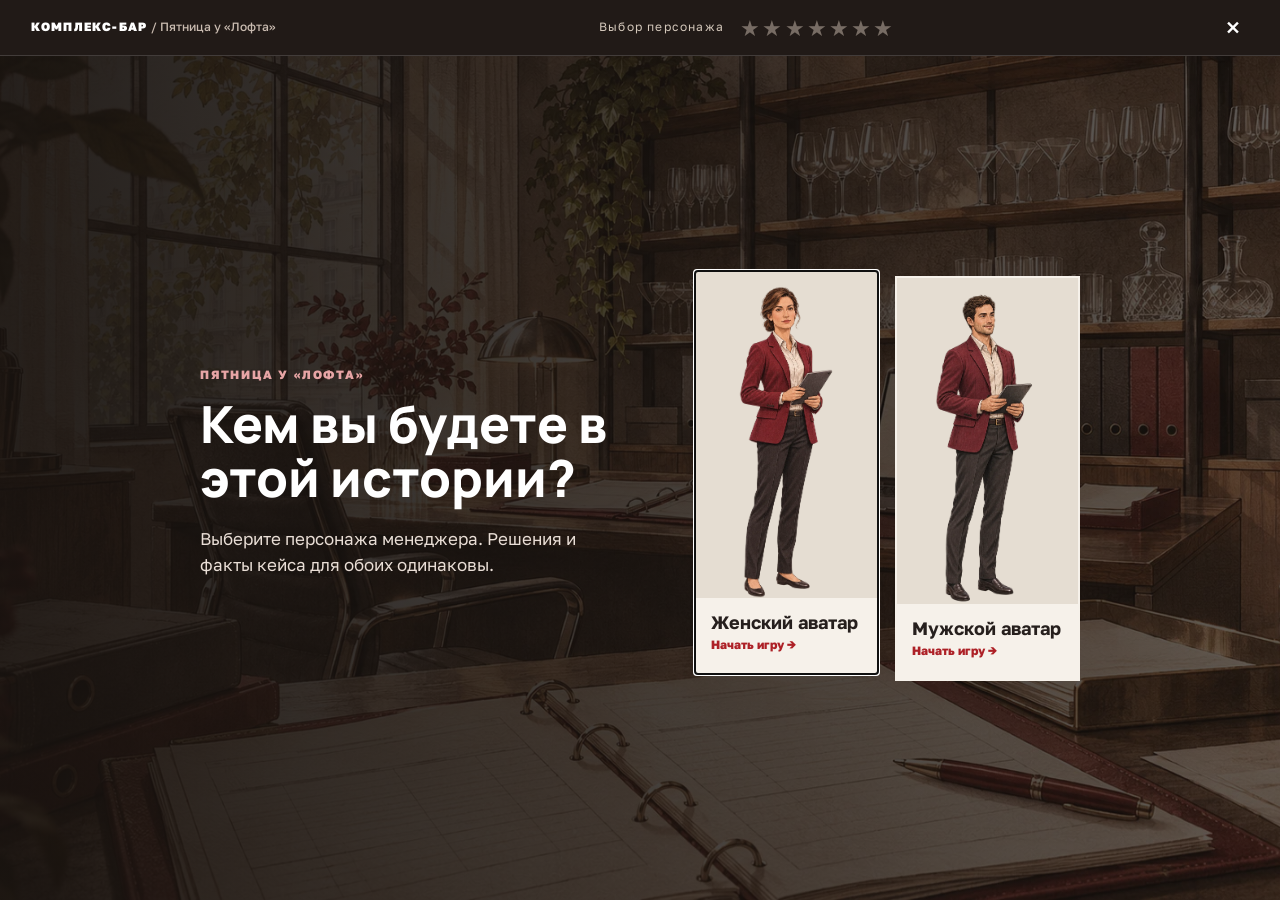
<file: index.html>
<!doctype html><html lang="ru"><head><meta charset="utf-8"><meta name="viewport" content="width=device-width, initial-scale=1"><meta name="color-scheme" content="light"><title>Пятница у «Лофта» — интерактивная история</title><style>@import url('https://fonts.googleapis.com/css2?family=Golos+Text:wght@400;500;600;700&family=Manrope:wght@500;600;700;800&display=swap');:root{--serif:'Manrope',Arial,sans-serif;--sans:'Golos Text',Arial,sans-serif}*{box-sizing:border-box}body{margin:0;background:#211a17;color:#fff;font-family:Arial,sans-serif}.launch{min-height:100svh;display:grid;place-items:center;text-align:center;padding:24px;background:linear-gradient(#1b1311ad,#1b1311d9),url('assets/novel-bar.webp') center/cover}.launch h1{font-size:clamp(30px,5vw,60px);margin:0 0 12px}.launch p{max-width:520px;line-height:1.5}.launch button{background:#bd2026;color:white;border:0;padding:14px 24px;font:700 17px Arial,sans-serif;cursor:pointer}.launch button:hover{background:#9c1820}</style><link rel="stylesheet" href="novel.css"></head><body><main class="launch"><div><h1>Пятница у «Лофта»</h1><p>Клиент ждёт бокалы к открытию и выбирает сироп для сезонной карты. Проверьте факты, посчитайте стоимость и договоритесь о следующем шаге.</p><button type="button" data-vn-open>Начать историю →</button></div></main><div class="vn-overlay" data-vn-overlay hidden role="dialog" aria-modal="true" aria-label="Интерактивная история Пятница у Лофта">
  <header class="vn-topbar"><div class="vn-brand">КОМПЛЕКС-БАР <span> / Пятница у «Лофта»</span></div><div class="vn-top-progress"><span data-vn-step-label></span><span class="vn-stars" aria-label="Звёзды за решения"><i>★</i><i>★</i><i>★</i><i>★</i><i>★</i><i>★</i><i>★</i></span></div><button type="button" class="vn-close" data-vn-close aria-label="Закрыть историю">×</button></header>
  <div class="vn-setup" data-vn-setup hidden>
    <div class="vn-setup-copy"><span>Пятница у «Лофта»</span><h2>Кем вы будете в этой истории?</h2><p>Выберите персонажа менеджера. Решения и факты кейса для обоих одинаковы.</p></div>
    <div class="vn-avatar-options"><button type="button" data-vn-avatar="female"><span class="vn-avatar-art female" aria-hidden="true"></span><strong>Женский аватар</strong><small>Начать игру →</small></button><button type="button" data-vn-avatar="male"><span class="vn-avatar-art male" aria-hidden="true"></span><strong>Мужской аватар</strong><small>Начать игру →</small></button></div>
  </div>
  <div class="vn-stage" data-vn-stage hidden>
    <div class="vn-stage-bg" data-vn-bg></div><div class="vn-stage-shade"></div>
    <div class="vn-scene-caption"><span data-vn-place></span><span data-vn-time></span></div>
    <div class="vn-actor vn-actor-kon" data-vn-kon role="img" aria-label="Константин, управляющий баром"></div>
    <div class="vn-actor vn-actor-manager" data-vn-manager role="img" aria-label="Менеджер поставщика"></div>
    <div class="vn-prop" data-vn-prop></div>
    <div class="vn-dialogue" data-vn-dialogue><div class="vn-dialogue-head"><span data-vn-speaker></span><span data-vn-scene-count></span></div><p data-vn-line></p><div class="vn-feedback" data-vn-feedback hidden></div><div class="vn-controls-row"><div class="vn-choices" data-vn-choices></div><button type="button" class="vn-continue" data-vn-continue>Дальше →</button></div></div>
  </div>
  <div class="vn-lightbox" data-vn-lightbox hidden><button type="button" class="vn-lightbox-close" data-vn-lightbox-close aria-label="Закрыть фотографию">×</button><img src="assets/novel-broken-glasses.webp" alt="Открытая коробка с бокалами: несколько разбиты и треснули"><p>Фото от Константина · 6 из 24 бокалов повреждены</p></div>
</div>
<script src="novel.js?v=20261111-126"></script><script>document.querySelector('[data-vn-open]').click();</script></body></html>
</file>
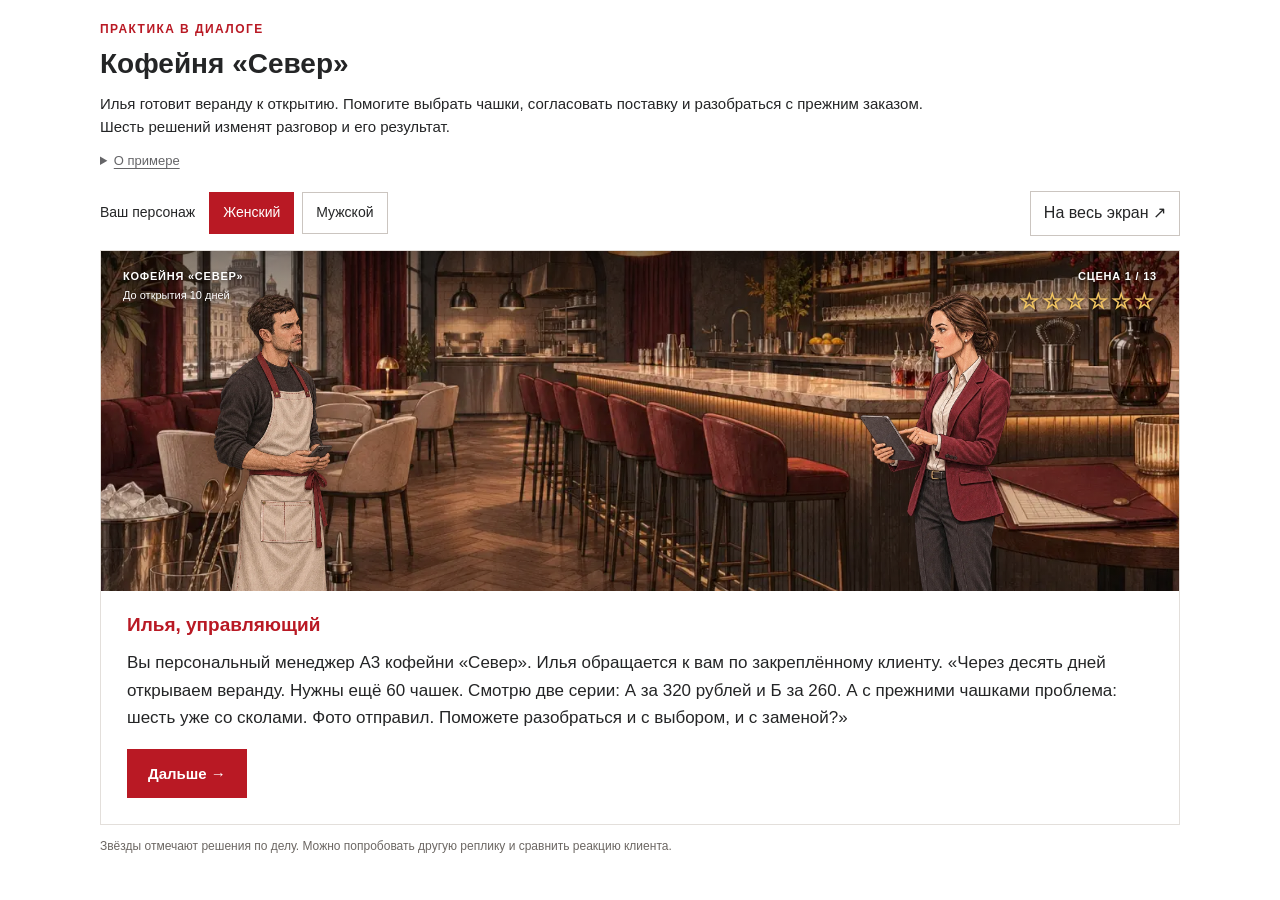
<file: sever/index.html>
<!doctype html>
<html lang="ru"><head><meta charset="utf-8"><meta name="viewport" content="width=device-width, initial-scale=1">
<meta name="theme-color" content="#b91924"><title>Кофейня «Север» — практика в диалоге</title><style>/* Scoped visual-novel layout, shared by the longread and standalone Embed. */
.game{--vn-red:#b91924;--vn-ink:#242526;--vn-line:#e3dfdb;color:var(--vn-ink);background:#fff;padding:0;margin:56px 0;font-family:Arial,Helvetica,sans-serif;line-height:1.55}
.game *{box-sizing:border-box}.game [hidden]{display:none!important}.game button,.game input{font:inherit}.game button{cursor:pointer;border-radius:0;transition:background .15s,border-color .15s}.game button:disabled{cursor:default}.game button:focus-visible,.game input:focus-visible,.game summary:focus-visible{outline:3px solid #1768b4;outline-offset:3px}.game-intro{padding:0 0 20px;max-width:860px}.game .kicker{font-size:12px;letter-spacing:.12em;font-weight:700;color:var(--vn-red);text-transform:uppercase}.game-intro h2{font-size:clamp(27px,4vw,40px);line-height:1.2;margin:8px 0 12px}.game-intro p{font-size:16px;margin:0 0 12px}.vn-disclaimer{font-size:13px;color:#656568}.vn-disclaimer summary{cursor:pointer;text-decoration:underline;text-underline-offset:3px}.vn-disclaimer p{font-size:13px;margin-top:8px}.vn-toolbar{display:flex;align-items:center;justify-content:space-between;gap:12px;flex-wrap:wrap;margin-bottom:14px}.game .avatar-pick{display:flex;align-items:center;gap:8px;margin:0;font-size:14px;flex-wrap:wrap}.game .avatar-pick span{margin-right:6px}.game .avatar-pick button,.vn-fullscreen{background:#fff;color:var(--vn-ink);border:1px solid #cbc5c0;padding:9px 13px;min-height:42px}.game .avatar-pick button[aria-pressed=true]{background:var(--vn-red);border-color:var(--vn-red);color:#fff}.vn-fullscreen{font-size:13px}
.game .vn{position:relative;min-height:0;padding:0;overflow:visible;background:#fff;border:1px solid var(--vn-line)}.game .vn-stage{position:relative;height:clamp(235px,33vw,390px);overflow:hidden;background:#342820}.game .vn-bg{position:absolute;inset:0;width:100%;height:100%;background:none!important;transform:none;filter:none;opacity:1}.vn-shade{position:absolute;inset:0;background:linear-gradient(180deg,#0007,transparent 36%,#0003)}.game .vn-top{position:absolute;inset:0 0 auto;display:flex;align-items:start;justify-content:space-between;gap:12px;padding:18px 22px;z-index:3;color:#fff;font-size:11px;font-weight:700;letter-spacing:.07em;text-shadow:0 1px 4px #0009;line-height:1.4}.vn-top small{display:block;font-size:11px;letter-spacing:0;font-weight:400;margin-top:4px}.vn-status{text-align:right;white-space:nowrap}.game .vn-stars{display:block;font-size:22px;line-height:1.25;letter-spacing:3px;color:#f1c462;margin-top:4px}.game .vn-actor{position:absolute;bottom:-15%;height:106%;width:auto;max-width:45%;object-fit:contain;object-position:bottom;z-index:2;transform:none;filter:drop-shadow(0 4px 10px #0003);pointer-events:none}.game .vn-client{left:3%}.game .vn-manager{right:3%;left:auto}.game .vn-manager.is-male{transform:scaleX(-1)}.game .vn-workspace{padding:22px 26px 26px;background:#fff}.game .vn-box{position:relative;inset:auto;padding:0;margin:0;border:0;background:#fff;box-shadow:none;max-width:none;width:auto;color:var(--vn-ink)}.game .vn-box h3{font-size:19px;line-height:1.3;color:var(--vn-red);margin:0 0 12px}.game #vnLine{font-size:17px;line-height:1.6;margin:0 0 18px}.game .vn-opts{display:grid;gap:10px}.game .vn-opts button{display:block;width:100%;background:#fff;text-align:left;padding:13px 16px;border:1px solid #c9c5c1;color:var(--vn-ink);font-size:15px;line-height:1.5}.game .vn-opts button:hover:not(:disabled){background:#faf6f6;border-color:var(--vn-red)}.game .vn-opts button.selected{border-color:var(--vn-red);box-shadow:inset 3px 0 var(--vn-red);background:#fbf5f5}.game .vn-opts button:disabled{opacity:.65}.game .vn-opts button.selected:disabled{opacity:1}.game .vn-result{background:#faf7f5;border-left:3px solid var(--vn-red);padding:16px 18px;margin:18px 0 0;font-size:15px;line-height:1.55}.game .vn-result strong,.game .vn-result span{display:block}.game .vn-result strong{font-weight:600;margin-bottom:10px}.game .vn-actions{display:flex;gap:10px;flex-wrap:wrap;margin-top:18px}.game .vn-next,.game .vn-primary{border:1px solid var(--vn-red);background:var(--vn-red);color:#fff;font-weight:700;padding:12px 20px;min-height:46px;font-size:15px}.game .vn-secondary{background:#fff;border:1px solid #bbb4af;color:var(--vn-ink);padding:12px 16px;font-size:14px}.game .vn-next:hover,.game .vn-primary:hover{background:#98131c}.game .vn-prop{position:relative;inset:auto;transform:none;width:auto;max-width:none;max-height:none;overflow:visible;background:#fff;border:1px solid var(--vn-line);padding:16px 18px;margin:0 0 22px;box-shadow:none;color:var(--vn-ink);font-size:14px}.game .vn-prop>strong{display:block;font-size:16px;margin-bottom:10px;color:var(--vn-red)}.game .vn-prop>div{display:flex;justify-content:space-between;gap:15px;border-bottom:1px solid #eee8e3;padding:7px 0;align-items:baseline}.vn-prop b{text-align:right}.game .vn-prop>small{display:block;color:#6c6763;line-height:1.5;margin-top:10px}.vn-calc-grid{display:grid;grid-template-columns:1fr 1fr;gap:12px;margin:16px 0}.vn-calc-grid fieldset{border:1px solid var(--vn-line);margin:0;padding:12px;min-width:0}.vn-calc-grid legend{font-weight:700;font-size:15px;padding:0 6px}.vn-calc-grid label{display:flex;align-items:center;justify-content:space-between;gap:10px;font-size:14px;margin:6px 0 10px}.vn-calc-grid input{width:100px;max-width:45%;border:1px solid #bdb7b2;background:#fff;color:var(--vn-ink);padding:9px;font-size:17px}.vn-calc-note{font-size:13px!important;color:#6a6561}.vn-calc-table{width:100%;border-collapse:collapse;margin:10px 0}.vn-calc-table td,.vn-calc-table th{padding:8px;border-bottom:1px solid #e2dcd6;text-align:right;font-size:14px}.vn-calc-table th:first-child,.vn-calc-table td:first-child{text-align:left}.vn-calc-table caption{text-align:left;font-weight:700;margin-bottom:8px}.vn-audit{list-style:none;padding:0;margin:20px 0}.vn-audit li{padding:10px 0;border-bottom:1px solid var(--vn-line);font-size:14px}.vn-audit .check{display:inline-block;width:22px;font-weight:700;color:var(--vn-red)}.vn-bottom-note{font-size:12px;color:#6c6763;margin:12px 0}.vn-finish-label{font-size:12px;text-transform:uppercase;letter-spacing:.08em;color:var(--vn-red);font-weight:700;margin-bottom:12px}.game:fullscreen{background:#fff;padding:20px;overflow:auto;margin:0}.game:fullscreen .vn-stage{height:36vh}.game:fullscreen .game-intro{display:none}
body.vn-embed{margin:0;padding:20px;background:#fff;color:#242526}.vn-embed main{max-width:1080px;margin:0 auto}.vn-embed .game{margin:0}.vn-embed .game-intro h2{font-size:28px}.vn-embed .game-intro p{font-size:15px}.vn-embed .vn-stage{height:clamp(235px,31vw,340px)}
@media(max-width:600px){body.vn-embed{padding:12px}.game .vn-workspace{padding:18px 16px}.game .vn-stage{height:250px}.game .vn-top{padding:12px;font-size:10px}.game .vn-stars{font-size:18px;letter-spacing:1px}.game #vnLine{font-size:16px}.game .vn-opts button{font-size:14px;padding:12px}.game .vn-box h3{font-size:18px}.game .vn-client{left:-4%}.game .vn-manager{right:-4%}.game .vn-actor{max-width:53%;height:101%;bottom:-10%}.vn-calc-grid{gap:8px}.vn-calc-grid fieldset{padding:8px}.vn-calc-grid label{display:block;font-size:13px}.vn-calc-grid input{display:block;max-width:none;width:100%;margin-top:5px}.game .vn-result{padding:13px;font-size:14px}.game .avatar-pick{gap:5px}.game .avatar-pick button{padding:8px}.vn-fullscreen{padding:8px;font-size:12px}.game .vn-actions>button{flex-grow:1}.game .vn-prop>div{font-size:13px}.game .vn-prop{padding:12px}}
@media(prefers-reduced-motion:reduce){.game *{transition:none!important;scroll-behavior:auto!important}}

.game.is-playing .game-intro{display:none}.game .vn-actor{height:140%;bottom:-51%}.game .vn-client{left:7%}.game .vn-manager{right:7%}@media(max-width:600px){.game .vn-actor{height:132%;bottom:-43%;max-width:60%}.game .vn-client{left:-9%}.game .vn-manager{right:-9%}}

.game .vn[data-place="office"] .vn-client{display:none}.game .vn[data-place="office"] .vn-manager{right:14%}
</style></head>
<body class="vn-embed"><main><section class="game" id="transfer">
  <div class="game-intro"><div class="kicker">Практика в диалоге</div><h2>Кофейня «Север»</h2><p>Илья готовит веранду к открытию. Помогите выбрать чашки, согласовать поставку и разобраться с прежним заказом. Шесть решений изменят разговор и его результат.</p><details class="vn-disclaimer"><summary>О примере</summary><p>Имена, ситуации, цены, остатки и результаты пробы вымышлены. Это отдельный кейс: 60 новых чашек и замена шести чашек прежней серии. Условия замены и скидок в игре не устанавливают правила компании.</p></details></div>
  <div class="vn-toolbar"><div class="avatar-pick" aria-label="Выбор аватара менеджера"><span>Ваш персонаж</span><button type="button" data-avatar="female" aria-pressed="true">Женский</button><button type="button" data-avatar="male" aria-pressed="false">Мужской</button></div><button type="button" class="vn-fullscreen" id="vnFullscreen" aria-label="Открыть игру на весь экран">На весь экран ↗</button></div>
  <div class="vn" id="vn" data-place="bar">
    <div class="vn-stage"><canvas id="vnBackdrop" class="vn-bg" aria-label="Кофейня Север"></canvas><div class="vn-shade"></div><div class="vn-top"><div><span id="vnPlace">КОФЕЙНЯ «СЕВЕР»</span><small id="vnTime"></small></div><div class="vn-status"><span id="vnCount">СЦЕНА 1 / 13</span><span class="vn-stars" id="vnStars" aria-label="Обоснованные решения: 0 из 6">☆☆☆☆☆☆</span></div></div><img class="vn-actor vn-client" src="assets/novel-konstantin-facing.webp" alt="Илья, управляющий кофейней"><img class="vn-actor vn-manager" src="assets/novel-manager-female-facing.webp" alt="Менеджер поставщика"></div>
    <div class="vn-workspace"><div class="vn-prop" id="vnProp" hidden></div><div class="vn-box"><h3 id="vnSpeaker" tabindex="-1">Илья, управляющий</h3><p id="vnLine"></p><div id="vnControls"></div><div class="vn-result" id="vnResult" aria-live="polite" hidden></div><div class="vn-actions" id="vnActions"></div></div></div>
  </div>
  <p class="vn-bottom-note">Звёзды отмечают решения по делу. Можно попробовать другую реплику и сравнить реакцию клиента.</p>
</section>
</main><script>const NORTH_STORY=[{"id": "request", "place": "bar", "where": "КОФЕЙНЯ «СЕВЕР»", "time": "До открытия 10 дней", "speaker": "Илья, управляющий", "line": "Вы персональный менеджер А3 кофейни «Север». Илья обращается к вам по закреплённому клиенту. «Через десять дней открываем веранду. Нужны ещё 60 чашек. Смотрю две серии: А за 320 рублей и Б за 260. А с прежними чашками проблема: шесть уже со сколами. Фото отправил. Поможете разобраться и с выбором, и с заменой?»", "next": true}, {"id": "discover", "place": "bar", "where": "ПЕРВЫЙ РАЗГОВОР", "time": "День обращения, 10:00", "speaker": "Как продолжить разговор?", "line": "Илья ждёт рекомендации, но сначала нужно разобраться, как чашки работают в кофейне. Жалобу на прежнюю серию тоже нельзя оставить без ответа.", "choices": [{"id": "task", "correct": true, "text": "«По шести чашкам откроем отдельное обращение. А для веранды: какие напитки подаёте, как часто работает мойка и что важно сохранить в подаче?»", "reply": "Илья: «В основном капучино. Мойка почти без перерыва. Важно, чтобы чашки подходили по подаче и можно было докупить ту же серию».", "reason": "Вы разделили два вопроса и выясняете условия использования. Теперь есть критерии, по которым можно сравнить серии."}, {"id": "premium", "text": "«По сколам разберёмся. Для веранды я бы смотрел серию А: бюджет выше, зато можно рассчитывать на более спокойную работу. Покажу каталог».", "reply": "Илья: «Почему именно А? Про прошлую серию мне тоже говорили, что она хорошая».", "reason": "Цена не подтверждает стойкость к мойке. Илья пока не получил оснований для рекомендации и следующего шага по жалобе."}, {"id": "budget", "text": "«Серию Б можно взять дешевле на 3 600 рублей за 60 чашек. Пришлите фото сколов, а подбор пока начнём с этого варианта».", "reply": "Илья: «Фото уже есть в переписке. И я хочу понять, выдержат ли новые чашки нашу мойку, а не только сколько они стоят».", "reason": "Разница в закупке посчитана правильно, но условия использования ещё не выяснены. Повторно просить уже отправленные фото не нужно."}]}, {"id": "complaint", "place": "bar", "where": "ОТДЕЛЬНОЕ ОБРАЩЕНИЕ", "time": "Тот же день, 10:15", "speaker": "Илья, управляющий", "line": "«Шесть чашек из прошлых 60 за неделю пошли сколами. Кто платит за замену и доставку? И скидка на новый заказ будет? Честно, перед открытием мне ещё эта переписка совсем не нужна».", "choices": [{"id": "own", "correct": true, "text": "«Понимаю, это добавило вам работы. Фото есть. Проверю замену и условия доставки; просьбу о скидке передам отдельно. Сегодня до 16:00 отвечу по обоим вопросам».", "reply": "Илья: «Хорошо. Мне нужен один ответ: что замените, когда привезёте и будет ли доплата».", "reason": "Есть признание неудобства и время ответа. Условия замены, доставки и скидки ещё не согласованы, поэтому обещать их заранее нельзя."}, {"id": "promise", "text": "«Давайте шесть заменим без доплаты, доставку возьмём на себя и сделаем скидку на новые чашки. Я передам документы, чтобы это оформили».", "reply": "Илья: «Пришлите подтверждение. В прошлый раз тоже сначала обещали, а потом начали уточнять условия».", "reason": "Менеджер уже пообещал расходы и скидку, хотя согласования ещё нет. Если обещание не подтвердится, клиенту придётся снова менять планы."}, {"id": "wait", "text": "«Понимаю ваше раздражение. Сначала нужен ответ по причине сколов. Давайте дождёмся проверки, а потом сразу обсудим замену, доставку и скидку».", "reply": "Илья: «Сколько ждать? И почему нельзя сейчас понять, что делать с этими шестью?»", "reason": "Разбор причины важен, но его можно вести параллельно с обращением. В ответе нет срока связи и понятного действия на сегодня."}]}, {"id": "replacement", "place": "office", "where": "ОТВЕТ ПО ОБРАЩЕНИЮ", "time": "Тот же день, до 16:00", "speaker": "Что удалось согласовать", "dynamic": "replacement", "next": true}, {"id": "trial", "place": "bar", "where": "ПРОБА И РАСЧЁТ", "time": "Через два дня", "speaker": "Сравниваем до закупки", "line": "Команда проверила по шесть образцов А и Б в одной мойке: после 30 циклов у двух чашек А появились сколы, у Б сколов нет. Это небольшая проба, а не прогноз на сезон. Сравните закупку и предполагаемые платные замены. Попробуйте изменить число замен: вывод по затратам тоже может измениться.", "calc": true}, {"id": "recommend", "place": "bar", "where": "РЕКОМЕНДАЦИЯ", "time": "После пробы", "speaker": "Илья, управляющий", "line": "«Б на пробе показала себя лучше. Но шесть образцов — это же мало. Вы можете гарантировать, что она проживёт сезон? И есть ли смысл доплачивать за А?»", "choices": [{"id": "evidence", "correct": true, "text": "«В вашей мойке Б показала себя лучше. Пока оснований доплачивать за А нет. На сезон гарантии по такой пробе не дам; проверим документы, дозаказ и поставку».", "reply": "Илья: «Тогда пока выбираю Б. Пришлите расчёт на 60 и отдельно подтвердите, когда сможете привезти».", "reason": "Рекомендация опирается на условия клиента и результат пробы. Сценарий затрат помогает сравнить варианты, но не доказывает будущий срок службы."}, {"id": "guarantee", "text": "«Раз Б выдержала все 30 циклов, можно рассчитывать на сезон. Берём её: она дешевле, и образцы уже показали, что мойка ей подходит».", "reply": "Илья: «А если через неделю снова будут сколы? Вы сейчас обещаете результат для всей партии по шести чашкам?»", "reason": "Проба даёт основание продолжить выбор, но не гарантирует ресурс всей партии. Такой гарантии по этим данным дать нельзя."}, {"id": "expensive", "text": "«Проба небольшая, поэтому я всё же советую А. Более высокая цена обычно означает больший запас прочности; разница в закупке составляет 3 600 рублей».", "reply": "Илья: «Но сколы как раз на А. Мне нужно объяснение, почему вы советуете её после такого результата».", "reason": "Цена и предположение о прочности не перевешивают наблюдение в мойке клиента. Нужны подтверждённые характеристики или дополнительные проверки."}]}, {"id": "proposal", "place": "office", "where": "ПРЕДВАРИТЕЛЬНОЕ КП", "time": "После разговора", "speaker": "Что можно отправить сейчас", "dynamic": "proposal", "next": true}, {"id": "handoff", "place": "office", "where": "ВНУТРЕННЕЕ СОГЛАСОВАНИЕ", "time": "13:00", "speaker": "А2 передаёт ответ по резерву", "line": "Вы передали А2 артикул, количество, срок и проверенные сведения. По серии Б свободны 46 чашек, ещё 20 в резерве. Для заказа на 60 не хватает 14. Коллега отвечает А2: «Моему клиенту нужны все 20 через три недели. Пополнение ожидают через двенадцать дней, но срок ещё проверяют. Пока резерв не отдам». Что согласовать с А2?", "choices": [{"id": "check", "correct": true, "text": "Передать А2 срок заказа Ильи и попросить проверить пополнение и перевод 14 чашек. Параллельно согласовать с ним выполнимый запасной вариант.", "reply": "Коллега: «Если пополнение подтвердят до моего срока, обсудим перевод 14. Пришлите срок заказа Ильи, я подключусь к проверке».", "reason": "Вопрос резерва решает А2 с учётом обоих клиентов. А3 передаёт контекст и остаётся на связи с Ильёй; до согласования эти 14 чашек не подтверждены."}, {"id": "pressure", "text": "Попросить временно перевести 14 чашек: открытие Ильи раньше, а до отгрузки второго клиента ещё успеет прийти новая партия.", "reply": "Коллега: «А если партия задержится, кто закроет мой заказ? Я не могу снимать резерв на таком основании».", "reason": "Ранний срок одного клиента не отменяет обязательств перед другим. Пока поступление не подтверждено, риск просто переносится на второй заказ."}, {"id": "alternative", "text": "Сразу предложить Илье другую серию на все 60 чашек. Так можно обойти конфликт за резерв и не ждать ответа по пополнению.", "reply": "Илья: «Мы уже проверили Б. Альтернативу посмотрю, но объясните, почему основной вариант нельзя сначала проверить».", "reason": "Запасной вариант полезен, но новая серия потребует проверки и согласия клиента. Пока рано отказываться от варианта, который уже прошёл пробу."}]}, {"id": "update", "place": "office", "where": "ОБЕЩАННЫЙ КОНТАКТ", "time": "16:00", "speaker": "Илья, управляющий", "line": "«Есть подтверждение всех 60 и доставки? Вы обещали ответ к четырём. Мне сегодня нужно понять, оформляем заказ или ищем другой вариант». Полный объём и рейс пока не подтверждены.", "choices": [{"id": "status", "correct": true, "text": "«Все 60 и доставку пока подтвердить не могу. Цена — 15 600 рублей. До 18:00 сообщу, что удалось проверить, и предложу доступный вариант, если основной не подтвердится».", "reply": "Илья: «Тогда жду до шести. Если подтверждения не будет, обсудим запасной вариант. Только не пропадайте».", "reason": "Цена названа прямо, неопределённость обозначена, следующий контакт назначен. В 18:00 нужно написать даже без окончательного решения."}, {"id": "optimistic", "text": "«По количеству почти договорились, думаю, все 60 привезём к нужному сроку. Расчёт на 15 600 рублей уже есть, подтверждение доставки отправлю вечером».", "reply": "Илья: «„Думаю“ не подходит для открытия. Пока не буду согласовывать закупку и проверю другие варианты».", "reason": "В ответе предположение о количестве и рейсе звучит почти как обязательство. Клиент может начать планировать поставку, которой ещё нет."}, {"id": "later", "text": "«Цена в расчёте — 15 600 рублей. По остальному пока проверяем. Не хочу давать ещё один промежуточный ответ: напишу, как только получу окончательное подтверждение».", "reply": "Илья: «Это сегодня или завтра? Я не могу держать закупку открытой без срока».", "reason": "Цена подтверждена честно, но клиент остался без времени связи. Промежуточный статус нужен и тогда, когда окончательных данных ещё нет."}]}, {"id": "confirmation", "place": "office", "where": "УСЛОВИЯ ЗАКАЗА", "time": "Следующий день, 10:00", "speaker": "Результат проверок", "dynamic": "confirmation", "next": true}, {"id": "closure", "place": "bar", "where": "СОПРОВОЖДЕНИЕ ДО РЕЗУЛЬТАТА", "time": "До поставки", "speaker": "Как продолжить работу?", "line": "Новый заказ и замена прежней серии идут отдельно. Что нужно сделать после ответа по условиям, чтобы вопрос действительно дошёл до результата?", "choices": [{"id": "verify", "correct": true, "text": "Письменно подтвердить согласованные условия, вернуться по открытым вопросам и после доставки сверить с Ильёй количество, целостность и документы по каждому обращению.", "reply": "Илья: «Вот так удобно. По новому заказу и замене подтвердим приёмку отдельно, чтобы ничего не потерять».", "reason": "Накладная и отправка ещё не подтверждают приёмку. Открытые вопросы нужно довести до решения, а причину сколов передать на разбор и профилактику."}, {"id": "dispatch", "text": "Передать согласованные условия складу, отправить Илье накладные и закрыть обращение после отгрузки. Если обнаружится ошибка, он сможет написать повторно.", "reply": "Илья: «Я получу документы, но чашки ещё не увижу. Почему проверку результата снова нужно начинать мне?»", "reason": "Закрытие по отгрузке оставляет клиенту контроль приёмки и повторное обращение. Сначала нужно убедиться, что согласованный результат получен."}, {"id": "investigation", "text": "Собрать все вопросы в один ответ и дождаться полного разбора причины сколов. Тогда подтвердить новый заказ, условия замены и рекомендации по дальнейшей работе.", "reply": "Илья: «Если часть условий уже известна, сообщите их сейчас. Я не могу откладывать всю закупку до конца проверки».", "reason": "Причину можно разбирать параллельно. Ожидание общего финального ответа задержит сведения, которые уже помогают клиенту планировать работу."}]}, {"id": "receipt", "place": "bar", "where": "ПРОВЕРКА ПРИЁМКИ", "time": "За два дня до открытия", "speaker": "Что получилось у клиента", "dynamic": "receipt", "next": true}, {"id": "ending", "place": "friday", "where": "ОТКРЫТИЕ ВЕРАНДЫ", "time": "Прошло 10 дней", "speaker": "Илья, управляющий", "end": true}];

const progress=document.getElementById('progress');
addEventListener('scroll',()=>{const d=document.documentElement;if(progress)progress.style.width=(d.scrollTop/(d.scrollHeight-d.clientHeight)*100||0)+'%'},{passive:true});
function shuffle(items){const a=[...items];for(let i=a.length-1;i>0;i--){const j=Math.floor(Math.random()*(i+1));[a[i],a[j]]=[a[j],a[i]]}return a}
function copyQuestion(card){const title=card.querySelector('h3').textContent.trim(),context=card.querySelector(':scope > p').textContent.trim(),options=[...card.querySelectorAll('.options button')].map((b,i)=>`${i+1}. ${b.textContent.trim()}`).join('\n');return `${title}\n${context}\n\n${options}`}
async function copyText(value){try{if(navigator.clipboard){await navigator.clipboard.writeText(value);return true}}catch(e){}const area=document.createElement('textarea');area.value=value;area.style.position='fixed';area.style.left='-9999px';document.body.append(area);area.select();const ok=document.execCommand('copy');area.remove();return ok}
document.querySelectorAll('[data-question]').forEach(card=>{const box=card.querySelector('.options');shuffle(box.querySelectorAll('button')).forEach(button=>box.append(button));const copy=card.querySelector('.q-copy');copy.onclick=async()=>{const ok=await copyText(copyQuestion(card));copy.textContent=ok?'Скопировано ✓':'Не удалось скопировать';setTimeout(()=>copy.textContent='Скопировать вопрос',2200)};box.querySelectorAll('button').forEach(button=>button.onclick=()=>{if(card.dataset.answered)return;card.dataset.answered='1';button.classList.add('picked');box.querySelectorAll('button').forEach(b=>b.disabled=true);const f=card.querySelector('.feedback');const right=button.hasAttribute('data-correct');f.textContent=f.dataset[right?'good':'bad'];f.classList.toggle('good',right);f.hidden=false})});
(() => {
'use strict';
const scenes=NORTH_STORY;
const game=document.getElementById('transfer'),vn=document.getElementById('vn');
if(!game||!vn)return;
const $=id=>document.getElementById(id),line=$('vnLine'),ctrl=$('vnControls'),result=$('vnResult'),prop=$('vnProp'),actions=$('vnActions');
const checks=[['discover','Выяснить условия работы кофейни'],['complaint','Принять жалобу и ответить по расходам'],['recommend','Обосновать выбор результатами пробы'],['handoff','Согласовать резерв с учётом двух клиентов'],['update','Сообщить статус в обещанное время'],['closure','Проверить приёмку и продолжить разбор причины']];
let scene=0,avatar='female',answers={},calc={a:0,b:0,priceA:320,priceB:260,compared:false},choiceOrder={};
const flags=()=>Object.fromEntries(checks.map(([id])=>[id,scenes.find(s=>s.id===id).choices.some(c=>c.id===answers[id]&&c.correct)]));
const score=()=>Object.values(flags()).filter(Boolean).length;
const orderReady=()=>{const f=flags();return f.recommend&&f.handoff&&f.update};
const claimReady=()=>flags().complaint||flags().closure;
const money=n=>n.toLocaleString('ru-RU',{maximumFractionDigits:2})+' ₽';
function node(tag,text,className){const x=document.createElement(tag);if(text!==undefined)x.textContent=text;if(className)x.className=className;return x}
function button(label,callback,kind='vn-next',target=actions){const b=node('button',label,kind);b.type='button';b.onclick=callback;target.append(b);return b}
function next(){if(scene<scenes.length-1){scene++;render(true)}}
function setProp(title,rows,foot){prop.replaceChildren(node('strong',title));for(const [label,value]of rows){const row=node('div');row.append(node('span',label),node('b',value));prop.append(row)}if(foot)prop.append(node('small',foot));prop.hidden=false}
function dynamic(s){const f=flags();
 if(s.dynamic==='replacement'){
  const sent=flags().complaint;
  setProp('Решение по прежней серии',[['Замена','6 чашек прежней серии'],['Замена и её доставка','без доплаты, согласовано'],['Отдельная скидка на новый заказ','не согласована'],['Проверка причины','продолжается']], 'Шесть замен доступны отдельно. Они не уменьшают остаток новой серии Б и не входят в её заказ на 60.');
  return sent?'К 15:40 компания согласовала замену шести чашек прежней серии и её доставку без доплаты. Отдельную скидку на новый заказ не одобрили. Менеджер сообщает Илье условия до 16:00 и договаривается о вывозе повреждённых чашек при доставке замен. Причину сколов ещё проверяют: нужно изучить образцы, упаковку и условия использования.':'К 15:40 компания согласовала замену шести чашек прежней серии и её доставку без доплаты. Отдельную скидку на новый заказ не одобрили. Но в разговоре менеджер '+(answers.complaint==='promise'?'уже пообещал скидку. Теперь Илье придётся объяснять, почему условия изменились.':'не назвал время ответа, и Илья снова уточняет статус.')+' Условия замены нужно сообщить и зафиксировать отдельно; проверка причины сколов продолжается.';
 }
 if(s.dynamic==='proposal'){
  setProp('Предварительный расчёт',[['Серия Б','60 × 260 ₽'],['Сумма нового заказа','15 600 ₽'],['Наличие всех 60','проверяется'],['Доставка','дата и рейс не подтверждены'],['Прежняя серия','отдельная замена 6 чашек']],'Расчёт не подтверждает наличие и срок. После согласования в КП добавляют подтверждённые условия оплаты, доставки и приёмки.');
  return f.recommend?'Илья выбрал Б по результатам пробы. Сейчас можно отправить расчёт на 60 чашек и прямо отметить, что количество и доставка ещё проверяются. Бесплатная замена прежней серии оформляется отдельно.':'Илья пока не согласовал серию: его смутила рекомендация. Расчёт Б на 60 чашек можно подготовить, но называть его согласованным заказом рано. В разговоре придётся вернуться к основаниям выбора.';
 }
 if(s.dynamic==='confirmation'){
  const stock=f.handoff?'60 шт.: 46 свободных + 14 после согласования':'подтверждены только 46 свободных';
  setProp('Внутренний статус серии Б',[['Новый запрос','60 шт.'],['Доступность',stock],['Остаток резерва коллеги',f.handoff?'6 шт. после перевода 14':'20 шт., перевод не согласован'],['Рейс',orderReady()?'за 2 дня до открытия':'для полного заказа не оформлен']],'Клиент получает итоговые условия. Историю внутренних резервов в его КП не переносят.');
  if(orderReady())return 'В 18:00 менеджер сообщил промежуточный статус, как обещал. Следующим утром подтвердились и пополнение до срока второго клиента, и перевод 14 чашек. Коллега согласовал перевод, рейс доступен за два дня до открытия. Илья получает окончательное КП: 60 чашек Б за 15 600 рублей, согласованные оплата и доставка без дополнительного платежа в этом заказе. Он письменно подтверждает условия.';
  if(!f.handoff)return 'К следующему утру перевод 14 чашек так и не согласован. В наличие для Ильи можно включить только 46 свободных. Полное КП на 60 с подтверждённой датой отправлять нельзя. Илья просит запасной вариант; обещанного основного решения пока нет.';
  if(!f.update)return 'Пополнение и перевод 14 чашек удалось подтвердить следующим утром. Но вчера Илья остался без ясного статуса и поставил закупку на паузу. Теперь нужно заново получить его согласие: наличие товара само по себе не восстанавливает договорённость. Полный заказ пока не оформлен.';
  return 'Пополнение и перевод 14 чашек подтверждены. Но выбор серии так и не согласован: Илья просит объяснить рекомендацию после пробы. Отправить расчёт можно; считать все 60 заказанными и ставить их в доставку пока нельзя.';
 }
 if(s.dynamic==='receipt'){
  const ready=orderReady(),closed=claimReady()&&f.closure;
  setProp('Два отдельных результата',[['Новые чашки Б',ready?(f.closure?'60 приняты, целостность и документы проверены':'60 отгружены, приёмка не проверена'):'полный заказ не оформлен'],['Прежняя серия',closed?'6 замен приняты без доплаты':f.complaint?'6 отправлены, подтверждение приёмки не получено':'условия ещё не сообщены Илье'],['Разбор причины',f.closure?'есть ответственный и срок следующего контакта':'ещё нужен контроль результата']],'Проверка упаковки и партии перед отправкой не доказывает причину прежних сколов. Анализ продолжается отдельно.');
  if(ready&&closed)return 'За два дня до открытия Илья отдельно подтвердил приёмку 60 новых чашек Б и шести замен прежней серии. Всё целое, документы совпали, доплаты за замену и её доставку нет. Склад перед отправкой проверил партию и упаковку. По причине прежних сколов ещё нет заключения: менеджер согласовал контакт через неделю, чтобы сообщить выводы и проверить работу новой серии.';
  if(ready)return 'Шестьдесят новых чашек отправлены к согласованному сроку. Но по прежней серии вопрос ещё открыт: '+(f.complaint?'замены отправили, а приёмку не проверили.':'согласованные условия замены так и не объяснили клиенту.')+' Илья снова пишет менеджеру. Отгрузка нового заказа не закрывает его прежнее обращение.';
  return closed?'По прежней серии шесть замен приняты без доплаты. Однако новый заказ на 60 чашек так и не оформлен. Илья готовит временную сервировку из имеющейся посуды. Замена решена, задача открытия — ещё нет.':'Новый заказ на 60 не оформлен, прежняя жалоба тоже не доведена до подтверждённой приёмки. Илья готовит временную сервировку и просит назначить один контакт, который соберёт оба вопроса. Результат пока не достигнут.';
 }
 return s.line||'';
}
const backgrounds={bar:'assets/novel-bar-course.webp',office:'assets/novel-office-course.webp',warehouse:'assets/novel-warehouse-course.webp',friday:'assets/novel-bar-friday-course.webp'};
const images={},canvas=$('vnBackdrop'),context=canvas.getContext('2d');let currentBackground='bar';
function drawBackdrop(){if(!context)return;const rect=canvas.getBoundingClientRect();if(!rect.width||!rect.height)return;const dpr=Math.min(window.devicePixelRatio||1,2);canvas.width=Math.round(rect.width*dpr);canvas.height=Math.round(rect.height*dpr);context.setTransform(dpr,0,0,dpr,0,0);context.fillStyle='#342820';context.fillRect(0,0,rect.width,rect.height);const img=images[currentBackground];if(img?.complete&&img.naturalWidth){const scale=Math.max(rect.width/img.naturalWidth,rect.height/img.naturalHeight),w=img.naturalWidth*scale,h=img.naturalHeight*scale;context.drawImage(img,(rect.width-w)/2,(rect.height-h)/2,w,h)}}
for(const[key,src]of Object.entries(backgrounds)){const img=new Image();images[key]=img;img.onload=drawBackdrop;img.src=src}
new ResizeObserver(drawBackdrop).observe(canvas);
function updateStars(){const n=score();$('vnStars').textContent='★'.repeat(n)+'☆'.repeat(6-n);$('vnStars').setAttribute('aria-label',`Обоснованные решения: ${n} из 6`)}
function clearAfter(index){for(const s of scenes.slice(index))delete answers[s.id]}
function showChoices(s){const wrap=node('div',undefined,'vn-opts');if(!choiceOrder[s.id])choiceOrder[s.id]=shuffle(s.choices);for(const choice of choiceOrder[s.id]){const b=button(choice.text,()=>{if(answers[s.id])return;answers[s.id]=choice.id;render();},'',wrap);b.dataset.choice=choice.id;if(answers[s.id]){b.disabled=true;if(answers[s.id]===choice.id)b.classList.add('selected')}}ctrl.append(wrap);if(answers[s.id]){const selected=s.choices.find(c=>c.id===answers[s.id]);result.hidden=false;result.append(node('strong',selected.reply),node('span',selected.reason));button('Продолжить →',next);button('Попробовать другую реплику',()=>{clearAfter(scene);render()},'vn-secondary')}}
function showCalculator(){setProp('Что известно до расчёта',[['Новый заказ','60 чашек'],['Прайс: серия А / Б','320 ₽ / 260 ₽'],['Проба: А / Б','2 со сколами / 0 со сколами'],['Условия пробы','по 6 образцов, 30 циклов']],'Сколы на пробе не переносим в прогноз замен. Ниже — ваши допущения на одинаковый период; бесплатные 6 замен прежней серии сюда не входят.');
 const grid=node('div',undefined,'vn-calc-grid');for(const[title,pKey,nKey]of[['Серия А','priceA','a'],['Серия Б','priceB','b']]){const fs=node('fieldset');fs.append(node('legend',title));for(const[label,key,max]of[['Цена единицы, ₽',pKey,1000000],['Платные замены, шт.',nKey,6000]]){const lab=node('label',label),input=node('input');input.type='number';input.min=key.startsWith('price')?'0.01':'0';input.max=String(max);input.step=key.startsWith('price')?'0.01':'1';input.inputMode='decimal';input.value=calc[key];input.dataset.calc=key;input.setAttribute('aria-label',label+' '+title);input.oninput=()=>{calc[key]=input.value;calc.compared=false;result.replaceChildren();result.hidden=true;actions.replaceChildren();};lab.append(input);fs.append(lab)}grid.append(fs)}ctrl.append(grid,node('p','Выберите одинаковый период сравнения, например сезон. Здесь учитываются закупка и предполагаемые платные замены. Изменения цен в калькуляторе относятся к вашему сценарию; для КП в истории остаётся прайс А — 320 ₽, Б — 260 ₽.','vn-calc-note'));
 button('Сравнить сценарий',()=>{const inputs=[...grid.querySelectorAll('input')];if(!inputs.every(i=>i.value!==''&&i.checkValidity())){calc.compared=false;result.hidden=false;result.textContent='Проверьте значения: цена должна быть больше нуля, число замен — целым и неотрицательным.';actions.replaceChildren();return}for(const i of inputs)calc[i.dataset.calc]=Number(i.value);calc.compared=true;renderCalculation();},'vn-primary',ctrl);
 if(calc.compared)renderCalculation();
}
function renderCalculation(){const a=(60+Number(calc.a))*Number(calc.priceA),b=(60+Number(calc.b))*Number(calc.priceB);result.hidden=false;result.replaceChildren();const table=node('table',undefined,'vn-calc-table');table.innerHTML='<caption>Закупка и замены за выбранный период</caption><thead><tr><th>Затраты</th><th>А</th><th>Б</th></tr></thead>';const body=node('tbody');for(const[label,x,y]of[['Закупка 60',60*calc.priceA,60*calc.priceB],['Платные замены',calc.a*calc.priceA,calc.b*calc.priceB],['Итого',a,b]]){const tr=node('tr');tr.append(node('td',label),node('td',money(x)),node('td',money(y)));body.append(tr)}table.append(body);result.append(table,node('p',a===b?'В этом сценарии затраты равны.':`В этом сценарии серия ${a<b?'А':'Б'} дешевле на ${money(Math.abs(a-b))}.`),node('p','Вывод зависит от введённых замен и цен. Рекомендацию проверяем также по результату пробы, условиям эксплуатации и доступности серии.'));actions.replaceChildren();button('Обсудить с Ильёй →',next)}
function ending(){const f=flags(),ready=orderReady(),closed=claimReady()&&f.closure;currentBackground=ready&&closed?'friday':ready?'bar':'office';
 if(ready&&closed)return 'Пятница. Веранда открылась: гости пьют капучино, команда работает с новой серией. Менеджер заходит на запуск. Илья: «Чашки пришли вовремя, шесть замен тоже. Спасибо, что не пришлось собирать ответы по разным людям. Через неделю посмотрим, как Б ведёт себя в работе, и обсудим результат проверки старой партии». Срочная задача решена; дальнейший контакт уже назначен.';
 if(ready)return 'Пятница. Веранда работает с новой серией Б, но встреча начинается с прежней жалобы. Илья: «Новый заказ вы довели. А по тем шести мне снова писать? Давайте сегодня закроем хотя бы то, что уже согласовано». Поставка состоялась, но удобным всё сотрудничество пока не стало.';
 return 'В день открытия Илья использует временную сервировку. Полного согласованного заказа на 60 чашек нет. '+(closed?'Шесть замен прежней серии он получил, но новый подбор так и не дошёл до поставки.':'Прежняя жалоба тоже требует отдельного ответа.')+' Илья: «Я готов продолжить разговор, если вы соберёте подтверждённый план. Одних расчётов сейчас мало».';
}
function renderEnd(){const label=node('div',orderReady()&&claimReady()&&flags().closure?'Поставка и замена завершены':orderReady()?'Новый заказ выполнен, жалоба открыта':'Остались нерешённые вопросы','vn-finish-label');ctrl.append(label);const list=node('ul',undefined,'vn-audit'),f=flags();for(const[id,title]of checks){const li=node('li');li.append(node('span',f[id]?'✓':'↻','check'),node('span',title+(f[id]?' — получилось.':' — стоит попробовать другую реплику.')));list.append(li)}ctrl.append(list,node('p','Сравните не только звёзды, но и результат: согласован ли выбор, подтверждены ли условия, получил ли клиент заказ и ответ по жалобе.','vn-calc-note'));button('Пройти ещё раз',()=>{scene=0;answers={};calc={a:0,b:0,priceA:320,priceB:260,compared:false};choiceOrder={};render(true)})}
function render(move=false){const s=scenes[scene];game.classList.toggle('is-playing',scene>0);currentBackground=s.place;vn.dataset.place=s.place;$('vnPlace').textContent=s.where;$('vnTime').textContent=s.time||'День открытия веранды';$('vnCount').textContent=`СЦЕНА ${scene+1} / ${scenes.length}`;$('vnSpeaker').textContent=s.speaker;ctrl.replaceChildren();result.replaceChildren();result.hidden=true;actions.replaceChildren();prop.hidden=true;prop.replaceChildren();line.textContent=s.end?ending():dynamic(s);if(s.end){vn.dataset.place=currentBackground;$('vnPlace').textContent=orderReady()&&claimReady()&&flags().closure?'ПЯТНИЦА, ВЕРАНДА ОТКРЫТА':'ПЯТНИЦА, ИТОГ РАБОТЫ';renderEnd()}else if(s.choices)showChoices(s);else if(s.calc)showCalculator();else if(s.next)button('Дальше →',next);updateStars();drawBackdrop();if(move){$('vnSpeaker').focus({preventScroll:true});if(document.body.classList.contains('vn-embed'))window.scrollTo({top:0,behavior:'instant'});else vn.scrollIntoView({block:'start',behavior:'instant'})}}
function setAvatar(value){avatar=value;const male=value==='male',portrait=game.querySelector('.vn-manager');portrait.src=male?'assets/novel-manager-male.webp':'assets/novel-manager-female-facing.webp';portrait.classList.toggle('is-male',male);game.querySelectorAll('[data-avatar]').forEach(b=>b.setAttribute('aria-pressed',String(b.dataset.avatar===value)))}
game.querySelectorAll('[data-avatar]').forEach(b=>b.onclick=()=>setAvatar(b.dataset.avatar));
async function fullscreen(){try{if(document.fullscreenElement){await document.exitFullscreen()}else if(game.requestFullscreen){await game.requestFullscreen()}else if(document.body.classList.contains('vn-embed')){window.open(location.href,'_blank','noopener')}else{$('vnFullscreen').textContent='Откройте отдельную страницу игры'}}catch{$('vnFullscreen').textContent='Открыть отдельно ↗';$('vnFullscreen').onclick=()=>window.open(location.href,'_blank','noopener')}}
$('vnFullscreen').onclick=fullscreen;document.addEventListener('fullscreenchange',()=>{$('vnFullscreen').textContent=document.fullscreenElement?'Свернуть ↙':'На весь экран ↗';drawBackdrop()});document.addEventListener('keydown',e=>{if(e.key.toLowerCase()==='f'&&!/INPUT|TEXTAREA|SELECT/.test(e.target.tagName)&&game.getBoundingClientRect().top<innerHeight&&game.getBoundingClientRect().bottom>0){e.preventDefault();fullscreen()}});
window.render_game_to_text=()=>JSON.stringify({scene:scenes[scene].id,sceneNumber:scene+1,totalScenes:scenes.length,avatar,score:score(),flags:flags(),answers,calculator:calc,orderReady:orderReady(),claimReady:claimReady(),line:line.textContent,availableChoices:[...ctrl.querySelectorAll('[data-choice]')].map(b=>({id:b.dataset.choice,text:b.textContent,disabled:b.disabled})),result:result.hidden?null:result.textContent,background:currentBackground,coordinates:'DOM and canvas: origin top-left, x right, y down'});
window.advanceTime=()=>{drawBackdrop()};
render();
})();
</script></body></html>
</file>
<file: novel.css>
.vn-teaser{position:relative;min-height:380px;margin:30px 0 20px;background:#191512;color:#fff;overflow:hidden;display:flex;align-items:end}
.vn-teaser-art{position:absolute;inset:0;background:url('assets/novel-bar.webp') center/cover no-repeat;opacity:.76;transition:transform .7s}
.vn-teaser:hover .vn-teaser-art{transform:scale(1.04)}
.vn-teaser:before{content:"";position:absolute;z-index:1;inset:0;background:linear-gradient(90deg,#181410f5,#181410b9 49%,transparent)}
.vn-teaser-copy{position:relative;z-index:2;max-width:540px;padding:34px 40px}
.vn-teaser-copy h3{font:800 clamp(26px,3vw,39px)/1.12 var(--serif);margin:8px 0 14px;color:#fff}
.vn-teaser-copy p{color:#f3e9e0;font-size:16px;line-height:1.55}
.vn-teaser-copy .btn{margin-top:12px}
body.vn-open{overflow:hidden}
.vn-overlay,.vn-overlay *{box-sizing:border-box}
.vn-overlay{position:fixed;inset:0;z-index:1000;background:#181411;color:#fff;font-family:var(--sans);line-height:1.4}
.vn-overlay[hidden],.vn-actor[hidden],.vn-lightbox[hidden],.vn-feedback[hidden],.vn-continue[hidden]{display:none!important}
.vn-overlay button{cursor:pointer;font:inherit}
.vn-topbar{height:56px;display:flex;align-items:center;justify-content:space-between;gap:20px;padding:0 clamp(14px,2.4vw,42px);background:#211a17;border-bottom:1px solid #ffffff26;position:relative;z-index:5}
.vn-brand{font-size:12px;font-weight:850;letter-spacing:.1em;white-space:nowrap}.vn-brand span{font-weight:500;color:#c9bbb0;letter-spacing:0}
.vn-top-progress{display:flex;gap:16px;align-items:center;color:#d5c9bc;font-size:12px;letter-spacing:.1em}
.vn-stars{display:flex;gap:1px}.vn-stars i{font-style:normal;font-size:22px;line-height:1;color:#776c64;transition:color .25s,transform .25s}.vn-stars i.earned{color:#f2c56a;transform:scale(1.15)}
.vn-close{border:0;background:transparent;color:#fff;font-size:29px!important;line-height:1;padding:2px 8px}
.vn-stage{height:calc(100vh - 56px);height:calc(100svh - 56px);position:relative;overflow:hidden;isolation:isolate;background:#46382f}
.vn-stage-bg{position:absolute;inset:0;background-position:center;background-size:cover;animation:vn-scene-in .65s ease both}
.scene-bar .vn-stage-bg{background-image:url('assets/novel-bar.webp')}
.scene-bar-friday .vn-stage-bg{background-image:url('assets/novel-bar-friday.webp')}
.scene-office .vn-stage-bg{background-image:url('assets/novel-office.webp')}
.scene-warehouse .vn-stage-bg{background-image:url('assets/novel-warehouse.webp')}
.scene-bar-friday .vn-stage-shade{background:linear-gradient(0deg,#17120eb0 0%,transparent 64%),linear-gradient(90deg,#1b171277,transparent 42%,#1b171255)}
.vn-stage-shade{position:absolute;inset:0;background:linear-gradient(0deg,#17120ed9 0%,transparent 67%),linear-gradient(90deg,#1b171284,transparent 42%,#1b171269)}
@keyframes vn-scene-in{from{opacity:.45;transform:scale(1.045)}to{opacity:1;transform:scale(1)}}
.vn-scene-caption{position:absolute;z-index:2;top:26px;left:clamp(20px,4vw,70px);display:flex;flex-direction:column;gap:3px;color:#fff;text-shadow:0 2px 12px #0009}
.vn-scene-caption span:first-child{font:800 clamp(22px,2.1vw,33px)/1.1 var(--serif)}
.vn-scene-caption span:last-child{font-size:12px;letter-spacing:.08em;text-transform:uppercase;color:#e5d6c8}
.vn-actor{position:absolute;z-index:2;bottom:18%;height:min(77vh,870px);width:min(34vw,410px);background-size:contain;background-repeat:no-repeat;background-position:bottom;filter:drop-shadow(10px 14px 16px #0008);pointer-events:none}
.vn-actor-kon{left:16%;background-image:url('assets/novel-konstantin-full.webp')}.vn-actor-manager{left:16%;background-image:url('assets/novel-manager-full.webp')}
.kind-final .vn-actor-kon{left:3%;height:min(66vh,700px)}.kind-final .vn-actor-manager{left:22%;height:min(66vh,700px)}
@keyframes vn-actor-in{from{opacity:0;transform:translateY(22px)}to{opacity:1;transform:translateY(0)}}
.vn-dialogue{position:absolute;z-index:4;left:clamp(18px,4vw,70px);right:clamp(18px,4vw,70px);bottom:clamp(16px,3vh,32px);max-height:45%;overflow-y:auto;background:#f8f5ef;box-shadow:0 18px 60px #0008;color:#281d19;padding:20px clamp(20px,2.6vw,38px) 21px;border-top:5px solid #bd2026}
.kind-choice .vn-dialogue{max-height:59%}
.vn-dialogue-head{display:flex;justify-content:space-between;gap:15px;align-items:center;color:#ad2026;text-transform:uppercase;letter-spacing:.12em;font-weight:850;font-size:12px}
.vn-dialogue-head span:last-child{color:#8b8179;font-size:10px}
.vn-dialogue>p{font:700 clamp(19px,2.1vw,30px)/1.32 var(--serif);max-width:1100px;margin:10px 0 16px}
.vn-controls-row{display:flex;align-items:end;justify-content:space-between;gap:18px}
.vn-continue{margin-left:auto;background:#bd2026;border:0;color:white;min-width:140px;padding:13px 19px;font-weight:800!important;white-space:nowrap}
.vn-continue:hover,.vn-continue:focus-visible{background:#951a20}.vn-continue:disabled{background:#bdb4a9;color:#4d4740;cursor:default}
.vn-choices{display:grid;gap:7px;width:100%}
.vn-choices:empty{display:none}
.vn-choices button{border:1px solid #c7bfb5;background:white;color:#2b2420;text-align:left;padding:9px 13px;font-size:13px;line-height:1.35}
.vn-choices button:hover,.vn-choices button:focus-visible{border-color:#bd2026;box-shadow:inset 4px 0 #bd2026}
.vn-feedback{background:#efe5d9;border-left:3px solid #bd2026;padding:10px 13px;font-size:13px;line-height:1.45;margin:0 0 14px}
.vn-feedback strong{display:block;margin-bottom:3px}.vn-feedback p{margin:0}
.vn-prop{position:absolute;z-index:3;right:clamp(4%,12vw,17%);top:10%;width:min(36vw,500px);height:65%;display:flex;align-items:center;justify-content:center}
.vn-prop:empty{display:none}
.vn-phone{position:relative;width:min(320px,100%);height:min(530px,100%);border:9px solid #222222;background:#f7f7f8;color:#211e1e;border-radius:40px;box-shadow:0 20px 55px #000b;overflow:hidden;padding:33px 14px 22px;transform:rotate(3deg)}
@keyframes vn-prop-in{from{opacity:0;transform:translateY(24px) rotate(6deg) scale(.96)}to{opacity:1;transform:translateY(0) rotate(3deg) scale(1)}}
.vn-phone-notch{position:absolute;top:0;left:26%;right:26%;height:17px;border-radius:0 0 13px 13px;background:#222}
.vn-phone-header{display:flex;align-items:center;gap:9px;border-bottom:1px solid #ddd;padding:0 2px 12px}.vn-phone-avatar{display:grid;place-items:center;width:33px;height:33px;border-radius:50%;background:#bd2026;color:white;font-weight:800}.vn-phone-header strong,.vn-phone-header small{display:block}.vn-phone-header strong{font-size:13px}.vn-phone-header small{font-size:10px;color:#666}
.vn-message{margin:17px 0 12px;background:#ece9e5;border-radius:15px 15px 15px 3px;padding:12px 13px;font-size:13px;line-height:1.4}
.vn-message-out{background:#e4d6d2;border-radius:15px 15px 3px 15px;margin-left:15px}
.vn-photo{display:block;width:88%;border:0;background:#fff;padding:0;border-radius:12px;overflow:hidden;text-align:left;color:#3c3330;box-shadow:0 2px 8px #0002}.vn-photo img{display:block;width:100%;height:140px;object-fit:cover}.vn-photo span{display:block;padding:6px 9px;font-size:11px}.vn-phone-bottom{position:absolute;bottom:7px;left:36%;right:36%;height:4px;border-radius:3px;background:#222}
.vn-lightbox{position:absolute;z-index:20;inset:0;background:#140d0beb;display:flex;flex-direction:column;align-items:center;justify-content:center;gap:12px;padding:40px}
.vn-lightbox img{max-width:min(100%,900px);max-height:72vh;object-fit:contain;box-shadow:0 18px 60px #0009}.vn-lightbox p{margin:0;color:#fff;font-size:14px}.vn-lightbox-close{position:absolute;top:15px;right:24px;background:#bd2026;border:0;color:#fff;width:42px;height:42px;font-size:27px!important}
.vn-inventory{width:min(540px,100%);background:#f7f7f2;color:#2a2926;box-shadow:0 20px 65px #0009;border:1px solid #d3d0c6;transform:rotate(1deg);transition:transform .25s}
.vn-prop.is-expanded .vn-inventory{transform:rotate(0) scale(1.12)}
.vn-inv-top{display:flex;justify-content:space-between;align-items:center;background:#bd2026;color:#fff;padding:11px 15px;font-size:12px}.vn-inv-top strong{font-size:22px;letter-spacing:-.04em}.vn-inv-top span{font-size:10px}
.vn-inv-toolbar{background:#e9e8df;border-bottom:1px solid #d0cec4;padding:9px 15px;font-size:11px;color:#6e6c64}.vn-inv-toolbar b{display:block;color:#24231e;font-size:15px;margin-top:3px}
.vn-inv-grid{display:grid;grid-template-columns:1.3fr 1fr;padding:13px 15px;font-size:12px}.vn-inv-grid>*{padding:8px 3px;border-bottom:1px solid #dedcd3}.vn-inv-grid strong{text-align:right;font-size:14px}.vn-inv-ok{color:#2e6844}.vn-inv-alert{color:#bd2026!important;font-size:20px!important}
.vn-inv-inspect{display:block;margin:0 15px 9px auto;border:1px solid #bd2026;color:#bd2026;background:white;padding:7px 11px;font-size:11px!important;font-weight:800!important}.vn-inv-foot{margin:0;padding:0 15px 13px;color:#77746c;font-size:10px}
@media(max-width:760px){.vn-brand span{display:none}.vn-topbar{height:48px}.vn-stage{height:calc(100svh - 48px)}.vn-scene-caption{top:13px}.vn-actor{height:57vh;bottom:32%;left:-12%!important;width:72vw}.kind-final .vn-actor-manager{left:14%!important}.vn-prop{top:8%;right:3%;width:54%;height:50%}.vn-phone{height:100%;border-width:6px;border-radius:24px;padding:25px 9px 16px}.vn-phone-header small{display:none}.vn-message{font-size:10px;margin:10px 0 8px;padding:8px}.vn-photo img{height:100px}.vn-inventory{transform:none}.vn-prop.is-expanded .vn-inventory{transform:none}.vn-inv-grid{font-size:10px}.vn-inv-grid strong{font-size:11px}.vn-dialogue{left:8px;right:8px;bottom:8px;max-height:53%;padding:12px 14px 14px}.vn-dialogue>p{font-size:18px}.vn-controls-row{display:block}.vn-continue{display:block;margin:10px 0 0 auto}.vn-choices button{font-size:12px;padding:8px 10px}.vn-feedback{font-size:12px}.vn-lightbox{padding:15px}}
@media(prefers-reduced-motion:reduce){.vn-stage-bg,.vn-actor,.vn-phone{animation:none}}

/* Выбор персонажа и совместные кадры */
.vn-setup[hidden],.vn-stage[hidden],.vn-calc-results[hidden]{display:none!important}
.vn-setup{height:calc(100svh - 56px);position:relative;display:flex;align-items:center;justify-content:center;gap:clamp(30px,5vw,90px);padding:50px;overflow:auto;background:linear-gradient(90deg,#17120fef,#17120fad),url('assets/novel-office.webp') center/cover;color:#fff}
.vn-setup-copy{max-width:430px}.vn-setup-copy>span{color:#e7a5a5;text-transform:uppercase;letter-spacing:.15em;font-size:12px;font-weight:800}.vn-setup-copy h2{font:800 clamp(36px,4vw,62px)/1.05 var(--serif);margin:13px 0 22px}.vn-setup-copy p{font-size:17px;line-height:1.5;color:#e9ded6}
.vn-avatar-options{display:flex;gap:16px}.vn-avatar-options button{width:185px;height:405px;display:flex;flex-direction:column;align-items:stretch;background:#f6f1ea;border:2px solid transparent;color:#261f1d;padding:0;text-align:left;transition:transform .2s,border-color .2s}.vn-avatar-options button:hover,.vn-avatar-options button:focus-visible{transform:translateY(-6px);border-color:#bd2026}.vn-avatar-options strong{font-size:18px;padding:12px 15px 2px}.vn-avatar-options small{font-size:12px;color:#ad2026;padding:0 15px 14px;font-weight:800}.vn-avatar-art{display:block;height:326px;background-size:auto 96%;background-repeat:no-repeat;background-position:center bottom;background-color:#e5ddd2}.vn-avatar-art.female{background-image:url('assets/novel-manager-full.webp')}.vn-avatar-art.male{background-image:url('assets/novel-manager-male.webp')}
.avatar-male .vn-actor-manager{background-image:url('assets/novel-manager-male.webp')}
.kind-share .vn-actor-kon,.kind-final .vn-actor-kon,.kind-choice.scene-bar .vn-actor-kon,.kind-friday .vn-actor-kon,.kind-fridaythanks .vn-actor-kon{left:5%;height:min(70vh,700px);background-image:url('assets/novel-konstantin-facing.webp');transform:none}
.kind-share .vn-actor-manager,.kind-final .vn-actor-manager,.kind-choice.scene-bar .vn-actor-manager,.kind-friday .vn-actor-manager,.kind-fridaythanks .vn-actor-manager{left:63%;height:min(70vh,700px);background-image:url('assets/novel-manager-female-facing.webp');transform:none}
.kind-share.avatar-male .vn-actor-manager,.kind-final.avatar-male .vn-actor-manager,.kind-choice.scene-bar.avatar-male .vn-actor-manager,.kind-friday.avatar-male .vn-actor-manager,.kind-fridaythanks.avatar-male .vn-actor-manager{background-image:url('assets/novel-manager-male.webp');transform:scaleX(-1)}
.kind-share .vn-prop{left:50%;right:auto;top:10%;width:300px;height:60%;transform:translateX(-50%)}

/* Карточка остатков */
.vn-prop.is-inventory{right:5%;width:min(47vw,630px);top:12%;height:60%}
.vn-prop.is-inventory.is-expanded{position:fixed;top:76px;left:50%;right:auto;transform:translateX(-50%);z-index:30;width:min(820px,calc(100vw - 30px));height:auto;max-height:calc(100svh - 100px)}
.vn-prop.is-inventory.is-expanded:before{content:"";position:fixed;inset:-100vmax;background:#130f0fc2;z-index:-1}
.vn-inventory,.vn-prop.is-expanded .vn-inventory{width:100%;max-height:100%;overflow-y:auto;transform:none;background:#fffefa;color:#272727;border:1px solid #c8c9c2;box-shadow:0 20px 60px #0009}
.vn-prop.is-inventory.is-expanded .vn-inventory{max-height:calc(100svh - 100px)}
.vn-inv-appbar{display:flex;align-items:center;gap:10px;background:#eee9d9;border-bottom:1px solid #d2cdbd;padding:9px 13px;font-size:12px;color:#3e3a34}.vn-inv-appbar b{font-weight:700}.vn-inv-appbar>span:last-child{margin-left:auto;color:#69645b;font-size:10px}.vn-inv-logo{display:grid;place-items:center;width:32px;height:30px;background:#f7d648;color:#312a13;font-weight:900;font-size:16px}
.vn-inv-breadcrumb{padding:7px 14px;color:#817d72;font-size:10px;background:#fbfaf6}.vn-inv-title{padding:8px 14px 10px;font-size:17px;font-weight:800}.vn-inv-title small{display:block;font-size:10px;color:#77756b;font-weight:500;margin-top:3px}
.vn-inv-tabs{display:flex;gap:20px;border-bottom:1px solid #d5d4ce;padding:0 14px;font-size:11px}.vn-inv-tabs span{padding:7px 0}.vn-inv-tabs .active{border-bottom:3px solid #bd2026;color:#a61d22;font-weight:800}
.vn-inv-table-wrap{padding:11px 13px 0;overflow-x:auto}.vn-inv-table{width:100%;border-collapse:collapse;text-align:left;font-size:11px;min-width:420px}.vn-inv-table th{background:#eeeee9;color:#67665f;font-weight:700;padding:8px 9px;border:1px solid #d9d9d3}.vn-inv-table td{padding:10px 9px;border:1px solid #d9d9d3;background:#fff}.vn-inv-table td:first-child{font-weight:700}.vn-inv-table .short{color:#bd2026;font-weight:900;background:#fff2f1}
.vn-inv-meta{display:flex;gap:10px;flex-wrap:wrap;padding:9px 13px;color:#67645f;font-size:10px}.vn-inv-meta span{background:#f3f2ee;padding:6px 8px}.vn-inv-meta b{color:#292823}
.vn-inv-inspect{margin:0 13px 9px auto;border:1px solid #b6b3a8;color:#24211e;background:#f7f6f2;padding:7px 10px;font-size:10px!important}.vn-inv-inspect:hover{border-color:#bd2026;color:#bd2026}.vn-inv-detail{display:none;grid-template-columns:1fr 1fr;gap:6px;padding:10px 13px;background:#f6f5f0;border-top:1px solid #ddd9cf;font-size:10px}.vn-inv-detail strong{grid-column:1/-1;font-size:11px}.vn-inv-detail span{padding:5px 7px;background:white}.vn-inv-detail .short{color:#bd2026}.vn-prop.is-expanded .vn-inv-detail{display:grid}.vn-inv-foot{padding:8px 13px;color:#8b877e;font-size:9px;margin:0}

/* Расчёт и лист, который видит клиент */
.vn-prop.is-calculator{right:6%;top:8%;width:min(42vw,520px);height:72%;align-items:flex-start}
.kind-calculator .vn-dialogue>p{font-size:22px;line-height:1.25}
.vn-calc{width:100%;max-height:100%;overflow-y:auto;background:#faf7f2;color:#28211e;box-shadow:0 20px 60px #0009;padding:18px 22px;border-top:5px solid #bd2026}.vn-calc-head span,.vn-share-sheet>span{font-size:10px;letter-spacing:.12em;color:#ad2026;font-weight:850}.vn-calc-head strong{display:block;font:800 26px/1.1 var(--serif);margin:4px 0 15px}.vn-calc label{font-size:11px;font-weight:800}.vn-calc-input{display:flex;align-items:center;border-bottom:2px solid #bd2026;margin:4px 0 13px;width:150px}.vn-calc-input input{border:0;background:transparent;width:120px;font:800 34px/1.1 var(--serif);color:#a72129;padding:4px 0;outline:none}.vn-calc-input span{color:#a72129;font-size:22px}.vn-calc-row{display:flex;justify-content:space-between;border-bottom:1px solid #e0dbd4;padding:7px 0;font-size:12px}.vn-calc-run{background:#bd2026;color:white;border:0;padding:9px 17px;margin:12px 0;font-size:12px!important;font-weight:800!important}.vn-calc-results{border-top:2px solid #d6cdc4}.vn-calc-results>div,.vn-share-sheet>div{display:flex;justify-content:space-between;gap:14px;padding:6px 0;font-size:11px}.vn-calc-results strong,.vn-share-sheet b{white-space:nowrap}.vn-calc-results .total,.vn-share-total{border-top:1px solid #bd2026;color:#a72129;font-weight:800}.vn-calc p{font-size:10px;line-height:1.4;color:#77716a;margin:8px 0 0}
.vn-share-sheet{width:100%;background:#faf7f2;color:#29211f;padding:17px 18px;border-top:5px solid #bd2026;box-shadow:0 16px 40px #0008;transform:rotate(-2deg)}.vn-share-sheet>strong{display:block;font:800 25px/1.1 var(--serif);margin:8px 0}.vn-share-sheet small{display:block;border-top:1px solid #d8d0c6;padding-top:8px;font-size:9px;color:#746f68;line-height:1.4}
.vn-prop.is-worknote,.vn-prop.is-delivery{right:7%;width:min(39vw,500px);top:12%;height:60%;align-items:flex-start}
.vn-worknote{width:100%;background:#faf7f2;color:#29211f;padding:20px 22px;border-top:5px solid #bd2026;box-shadow:0 20px 55px #0009;transform:rotate(1deg)}
.vn-worknote>span{display:block;color:#ad2026;letter-spacing:.12em;font-size:10px;font-weight:850}.vn-worknote>strong{display:block;font:800 26px/1.12 var(--serif);margin:8px 0 15px}.vn-worknote>div{padding:8px 0;border-top:1px solid #e2dbd2;font-size:13px}.vn-worknote>div b{color:#af2027}.vn-worknote p{border-top:1px solid #d9cdc0;margin:10px 0 0;padding-top:10px;color:#6f6860;font-size:11px;line-height:1.45}.vn-worknote.verified,.vn-worknote.delivery{border-top-color:#758452}.vn-worknote.verified>div b,.vn-worknote.delivery>div b{color:#4f683f}
.vn-prop.has-result .vn-calc-row{display:none}.vn-prop.has-result .vn-calc-run{margin:4px 0 8px}.vn-calc-warning{color:#ae1f25!important;background:#fff0ee;padding:6px 8px;margin:5px 0!important}
.vn-calc-hint{padding:9px 11px;background:#f0ebe4;border-left:3px solid #bd2026;color:#4b443e!important;font-size:11px!important;line-height:1.45!important;margin:0 0 12px!important}
.vn-calc-hint b{color:#942027}.vn-calc-fields{display:grid;grid-template-columns:1fr 1fr;gap:9px 13px}.vn-calc-fields label{display:block;font-size:11px;line-height:1.25;color:#514943}.vn-calc-fields input{display:block;width:100%;margin-top:5px;border:1px solid #d7cfc6;border-radius:3px;background:#fff;padding:8px 9px;color:#952027;font:800 20px/1.2 var(--sans);outline:none}.vn-calc-fields input:focus{border-color:#bd2026;box-shadow:0 0 0 2px #bd202624}.vn-calc-fields input::placeholder{color:#a7a09a;font-size:12px;font-weight:400}.vn-prop.is-calculator{height:78%}.vn-prop.is-syrupcalc{width:min(45vw,560px)}
.vn-prop.is-calculator{top:2%;height:67%}.vn-prop.is-syrupcalc{width:min(45vw,560px)}.kind-syrupcalc .vn-dialogue>p{font-size:22px;line-height:1.28}.kind-syrupshare .vn-actor-kon{left:5%;height:min(70vh,700px);background-image:url('assets/novel-konstantin-facing.webp')}.kind-syrupshare .vn-actor-manager{left:63%;height:min(70vh,700px);background-image:url('assets/novel-manager-female-facing.webp')}.kind-syrupshare.avatar-male .vn-actor-manager{background-image:url('assets/novel-manager-male.webp');transform:scaleX(-1)}.kind-syrupshare .vn-prop{left:50%;right:auto;top:10%;width:300px;height:60%;transform:translateX(-50%)}
@media(max-width:760px){.vn-setup{height:calc(100svh - 48px);display:block;padding:22px 15px}.vn-setup-copy h2{font-size:32px;margin:8px 0}.vn-setup-copy p{font-size:13px;margin:0 0 15px}.vn-avatar-options{gap:9px;justify-content:center}.vn-avatar-options button{width:46%;height:290px}.vn-avatar-art{height:235px}.vn-avatar-options strong{font-size:14px;padding:7px 9px 0}.vn-avatar-options small{padding:0 9px 7px;font-size:10px}
.kind-share .vn-actor-kon,.kind-final .vn-actor-kon,.kind-choice.scene-bar .vn-actor-kon,.kind-friday .vn-actor-kon,.kind-fridaythanks .vn-actor-kon{left:0!important;width:32vw;height:40vh}.kind-share .vn-actor-manager,.kind-final .vn-actor-manager,.kind-choice.scene-bar .vn-actor-manager,.kind-friday .vn-actor-manager,.kind-fridaythanks .vn-actor-manager{left:69%!important;width:32vw;height:40vh}.kind-share .vn-prop{top:15%;width:49%;height:37%}
.vn-prop.is-worknote,.vn-prop.is-delivery{right:3%;top:10%;width:63%;height:49%}.vn-worknote{padding:10px 12px}.vn-worknote>strong{font-size:17px;margin:5px 0 8px}.vn-worknote>div{font-size:10px;padding:5px 0}.vn-worknote p{font-size:9px;padding-top:6px;margin-top:6px}.vn-message-out{font-size:10px}
.vn-prop.is-inventory{right:3%;top:12%;width:67%;height:47%}.vn-inv-appbar{padding:6px 8px;font-size:9px}.vn-inv-title{font-size:13px}.vn-inv-breadcrumb,.vn-inv-tabs{font-size:9px}.vn-inv-table{font-size:8px;min-width:0;table-layout:fixed}.vn-inv-table th:first-child{width:40%}.vn-inv-table th:not(:first-child){width:20%}.vn-inv-table th,.vn-inv-table td{padding:5px 3px;overflow-wrap:anywhere}.vn-inv-meta{font-size:9px;padding:5px}.vn-inv-detail{grid-template-columns:1fr;font-size:9px}.vn-inv-inspect{font-size:9px!important}
.vn-prop.is-inventory.is-expanded{top:60px;height:auto;width:calc(100vw - 18px);max-height:calc(100svh - 75px)}.vn-prop.is-inventory.is-expanded .vn-inventory{max-height:calc(100svh - 75px)}
.vn-prop.is-calculator{right:3%;top:11%;width:65%;height:49%}.kind-calculator .vn-dialogue>p{font-size:17px}.vn-calc{padding:9px 11px}.vn-calc-head strong{font-size:17px;margin-bottom:9px}.vn-calc-input input{font-size:25px}.vn-calc-row,.vn-calc-results>div{font-size:10px}.vn-calc p{font-size:9px}.vn-share-sheet{padding:9px}.vn-share-sheet>strong{font-size:15px}.vn-share-sheet>div{font-size:9px}.vn-share-sheet small{font-size:8px}
.vn-prop.is-calculator,.vn-prop.is-syrupcalc{height:55%;width:70%;top:8%}.vn-calc-fields{gap:6px}.vn-calc-fields label{font-size:9px}.vn-calc-fields input{font-size:15px;padding:5px}.vn-calc-hint{font-size:9px!important;padding:6px!important;margin-bottom:7px!important}.vn-calc-head strong{font-size:16px}.vn-calc-run{margin:7px 0}
.vn-prop.is-calculator,.vn-prop.is-syrupcalc{height:59%;top:3%}.kind-syrupcalc .vn-dialogue>p{font-size:17px}.kind-syrupshare .vn-actor-kon{left:0!important;width:32vw;height:40vh}.kind-syrupshare .vn-actor-manager{left:69%!important;width:32vw;height:40vh}.kind-syrupshare .vn-prop{top:15%;width:49%;height:37%}
.kind-calculator .vn-scene-caption,.kind-syrupcalc .vn-scene-caption{display:none}
}
</file>
